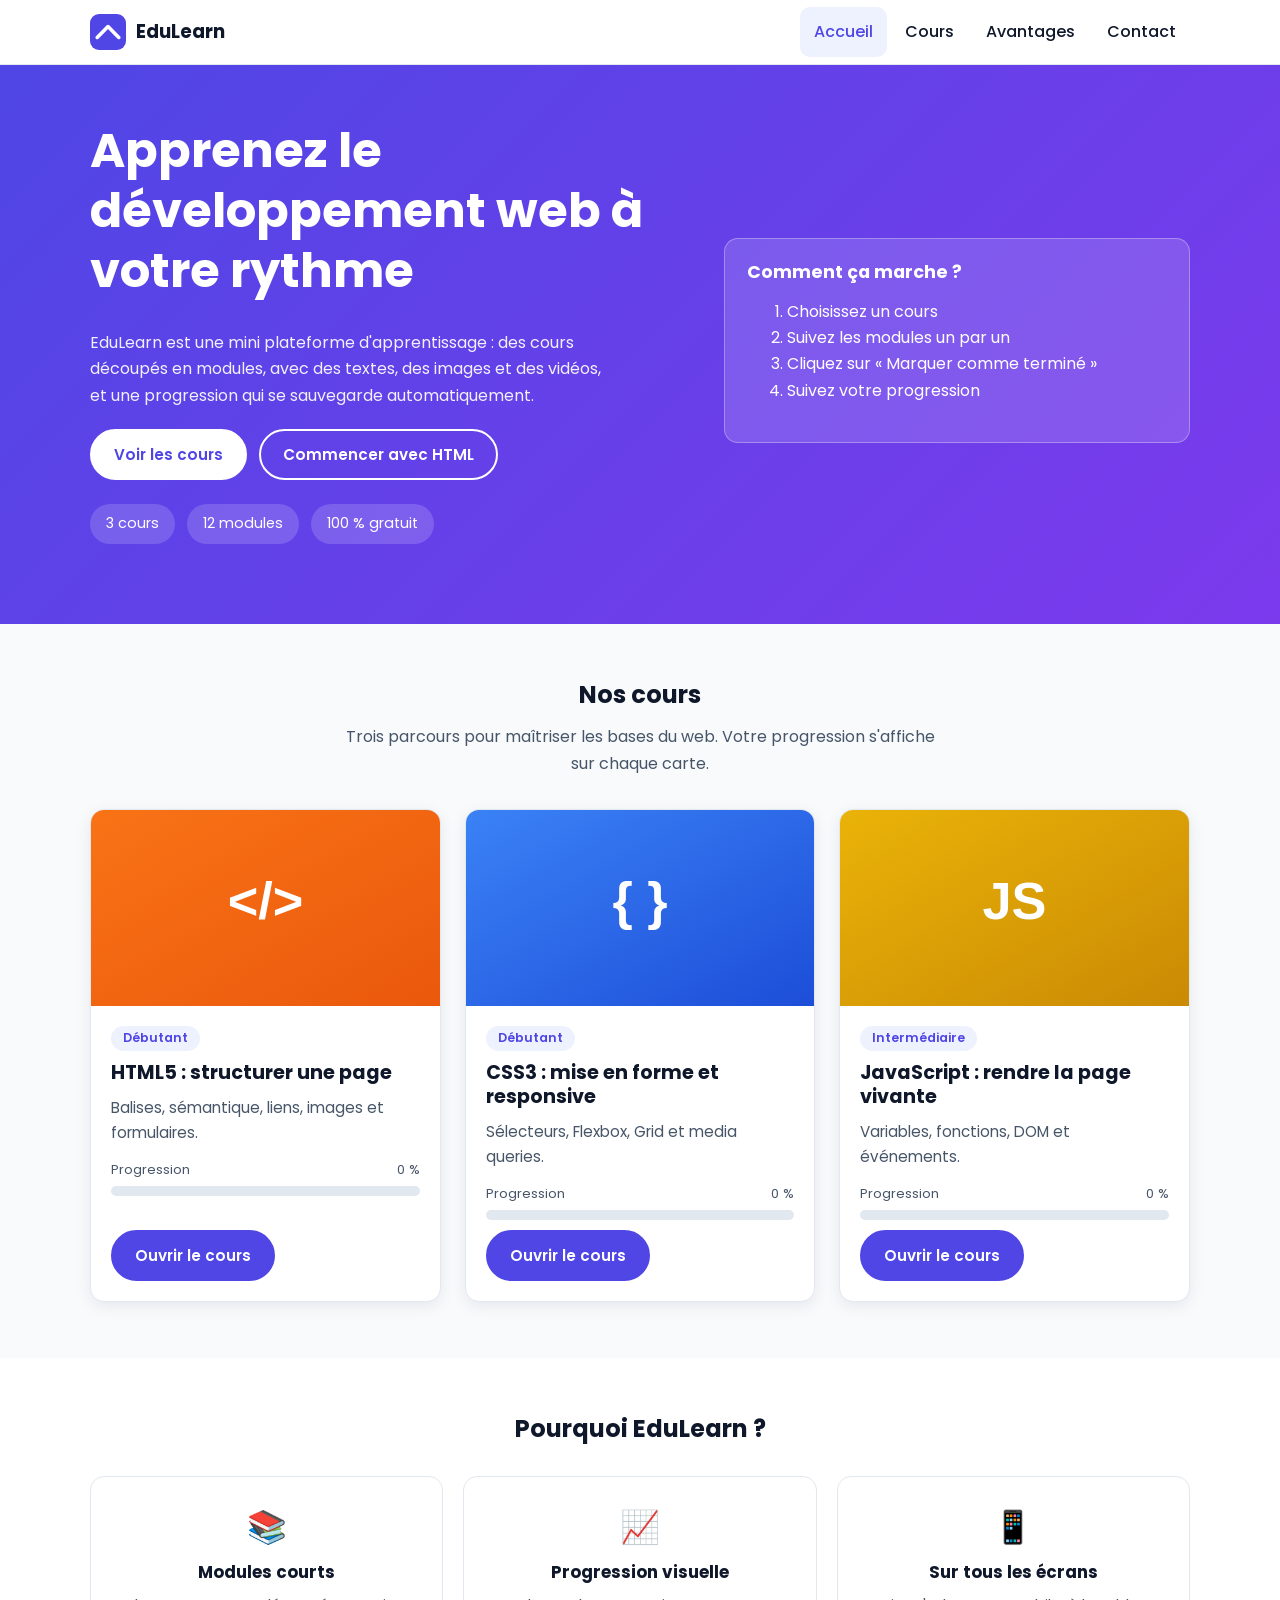
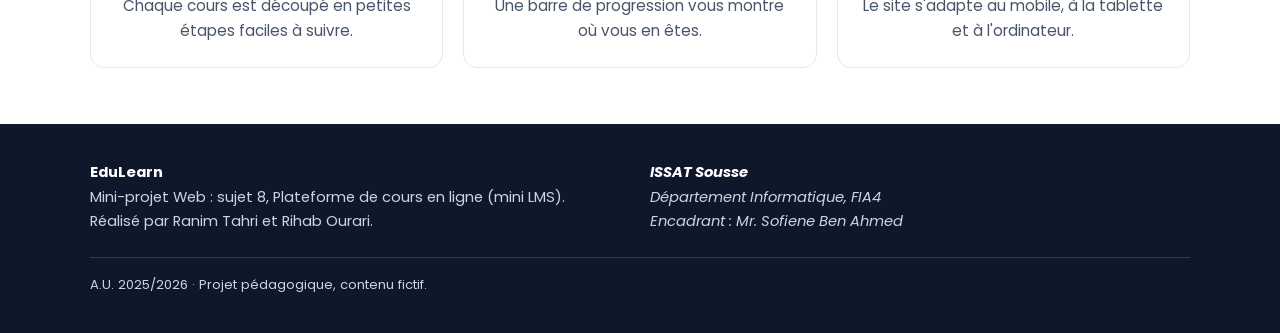
<file: index.html>
<!DOCTYPE html>
<html lang="fr">
<head>
  <meta charset="UTF-8">
  <meta name="viewport" content="width=device-width, initial-scale=1.0">
  <meta name="description" content="EduLearn : mini plateforme de cours en ligne pour apprendre HTML, CSS et JavaScript.">
  <title>EduLearn - Plateforme de cours en ligne</title>
  <link rel="icon" href="images/logo.svg" type="image/svg+xml">
  <link rel="preconnect" href="https://fonts.googleapis.com">
  <link rel="preconnect" href="https://fonts.gstatic.com" crossorigin>
  <link href="https://fonts.googleapis.com/css2?family=Poppins:wght@400;500;600;700&amp;display=swap" rel="stylesheet">
  <link rel="stylesheet" href="style.css">
</head>
<body>
  <a class="skip-link" href="#cours">Aller au contenu</a>
  <div class="reading-progress" id="reading-progress" aria-hidden="true"></div>

  <header class="site-header">
    <div class="container header-inner">
      <a class="brand" href="index.html"><img src="images/logo.svg" alt="" width="36" height="36">EduLearn</a>
      <button class="burger" type="button" aria-label="Ouvrir le menu" aria-expanded="false" aria-controls="main-nav">
        <span></span><span></span><span></span>
      </button>
      <nav class="main-nav" id="main-nav" aria-label="Navigation principale">
        <ul>
          <li><a href="index.html" aria-current="page">Accueil</a></li>
          <li><a href="#cours">Cours</a></li>
          <li><a href="#avantages">Avantages</a></li>
          <li><a href="#contact">Contact</a></li>
        </ul>
      </nav>
    </div>
  </header>

  <main>
    <section class="hero">
      <div class="container hero-inner">
        <div>
          <h1>Apprenez le développement web à votre rythme</h1>
          <p>EduLearn est une mini plateforme d'apprentissage : des cours découpés en modules, avec des textes, des images et des vidéos, et une progression qui se sauvegarde automatiquement.</p>
          <div class="hero-actions">
            <a class="btn" href="#cours">Voir les cours</a>
            <a class="btn btn-outline" href="pages/cours-html.html">Commencer avec HTML</a>
          </div>
          <ul class="stats">
            <li>3 cours</li>
            <li>12 modules</li>
            <li>100 % gratuit</li>
          </ul>
        </div>
        <aside class="hero-card" aria-label="Comment ça marche">
          <h2>Comment ça marche ?</h2>
          <ol>
            <li>Choisissez un cours</li>
            <li>Suivez les modules un par un</li>
            <li>Cliquez sur « Marquer comme terminé »</li>
            <li>Suivez votre progression</li>
          </ol>
        </aside>
      </div>
    </section>

    <section class="section" id="cours">
      <div class="container">
        <div class="section-title">
          <h2>Nos cours</h2>
          <p>Trois parcours pour maîtriser les bases du web. Votre progression s'affiche sur chaque carte.</p>
        </div>
        <div class="course-grid">

          <article class="card" data-course="html" data-total="4">
            <img src="images/html.svg" alt="Illustration du cours HTML5" width="640" height="360" loading="lazy">
            <div class="card-body">
              <span class="tag">Débutant</span>
              <h3>HTML5 : structurer une page</h3>
              <p>Balises, sémantique, liens, images et formulaires.</p>
              <div class="progress">
                <div class="progress-label"><span>Progression</span><span class="progress-pct">0 %</span></div>
                <div class="progress-track" role="progressbar" aria-label="Progression du cours HTML5" aria-valuemin="0" aria-valuemax="100" aria-valuenow="0"><div class="progress-fill"></div></div>
              </div>
              <a class="btn" href="pages/cours-html.html">Ouvrir le cours</a>
            </div>
          </article>

          <article class="card" data-course="css" data-total="4">
            <img src="images/css.svg" alt="Illustration du cours CSS3" width="640" height="360" loading="lazy">
            <div class="card-body">
              <span class="tag">Débutant</span>
              <h3>CSS3 : mise en forme et responsive</h3>
              <p>Sélecteurs, Flexbox, Grid et media queries.</p>
              <div class="progress">
                <div class="progress-label"><span>Progression</span><span class="progress-pct">0 %</span></div>
                <div class="progress-track" role="progressbar" aria-label="Progression du cours CSS3" aria-valuemin="0" aria-valuemax="100" aria-valuenow="0"><div class="progress-fill"></div></div>
              </div>
              <a class="btn" href="pages/cours-css.html">Ouvrir le cours</a>
            </div>
          </article>

          <article class="card" data-course="js" data-total="4">
            <img src="images/js.svg" alt="Illustration du cours JavaScript" width="640" height="360" loading="lazy">
            <div class="card-body">
              <span class="tag">Intermédiaire</span>
              <h3>JavaScript : rendre la page vivante</h3>
              <p>Variables, fonctions, DOM et événements.</p>
              <div class="progress">
                <div class="progress-label"><span>Progression</span><span class="progress-pct">0 %</span></div>
                <div class="progress-track" role="progressbar" aria-label="Progression du cours JavaScript" aria-valuemin="0" aria-valuemax="100" aria-valuenow="0"><div class="progress-fill"></div></div>
              </div>
              <a class="btn" href="pages/cours-js.html">Ouvrir le cours</a>
            </div>
          </article>

        </div>
      </div>
    </section>

    <section class="section" id="avantages" style="background:#fff">
      <div class="container">
        <div class="section-title">
          <h2>Pourquoi EduLearn ?</h2>
        </div>
        <div class="features">
          <div class="feature"><div class="icon" aria-hidden="true">📚</div><h3>Modules courts</h3><p>Chaque cours est découpé en petites étapes faciles à suivre.</p></div>
          <div class="feature"><div class="icon" aria-hidden="true">📈</div><h3>Progression visuelle</h3><p>Une barre de progression vous montre où vous en êtes.</p></div>
          <div class="feature"><div class="icon" aria-hidden="true">📱</div><h3>Sur tous les écrans</h3><p>Le site s'adapte au mobile, à la tablette et à l'ordinateur.</p></div>
        </div>
      </div>
    </section>
  </main>

  <footer class="site-footer" id="contact">
    <div class="container">
      <div class="footer-inner">
        <div>
          <strong>EduLearn</strong><br>
          Mini-projet Web : sujet 8, Plateforme de cours en ligne (mini LMS).<br>
          Réalisé par Ranim Tahri et Rihab Ourari.
        </div>
        <address>
          <strong>ISSAT Sousse</strong><br>
          Département Informatique, FIA4<br>
          Encadrant : Mr. Sofiene Ben Ahmed
        </address>
      </div>
      <p class="footer-copy">A.U. 2025/2026 · Projet pédagogique, contenu fictif.</p>
    </div>
  </footer>

  <script src="script.js"></script>
</body>
</html>
</file>
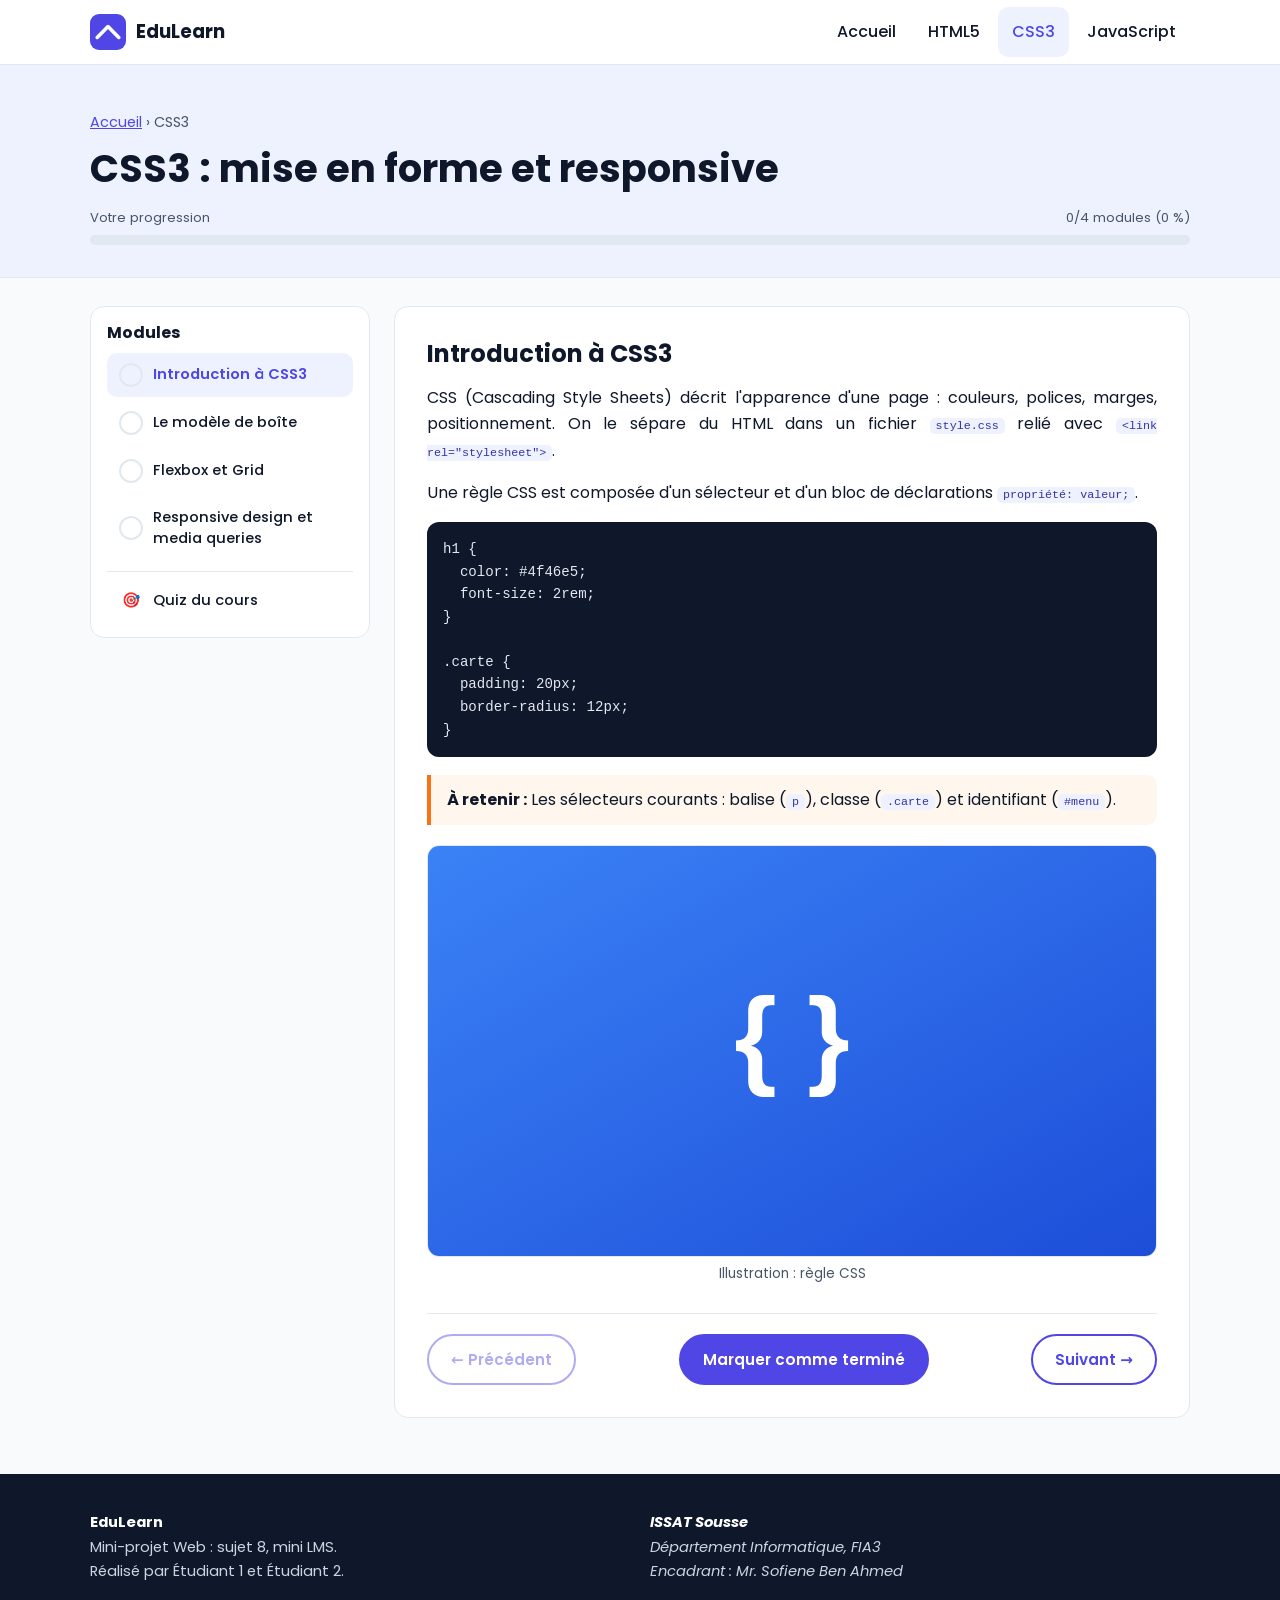
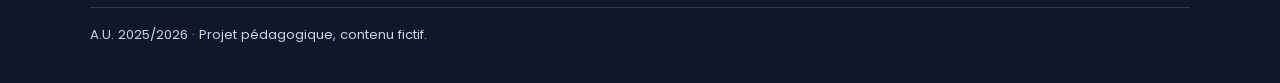
<file: pages/cours-css.html>
<!DOCTYPE html>
<html lang="fr">
<head>
  <meta charset="UTF-8">
  <meta name="viewport" content="width=device-width, initial-scale=1.0">
  <meta name="description" content="Cours CSS3 : sélecteurs, Flexbox, Grid et media queries.">
  <title>CSS3 : mise en forme et responsive - EduLearn</title>
  <link rel="icon" href="../images/logo.svg" type="image/svg+xml">
  <link rel="preconnect" href="https://fonts.googleapis.com">
  <link rel="preconnect" href="https://fonts.gstatic.com" crossorigin>
  <link href="https://fonts.googleapis.com/css2?family=Poppins:wght@400;500;600;700&amp;display=swap" rel="stylesheet">
  <link rel="stylesheet" href="../style.css">
</head>
<body data-course-page="css">
  <a class="skip-link" href="#contenu">Aller au contenu</a>
  <div class="reading-progress" id="reading-progress" aria-hidden="true"></div>

  <header class="site-header">
    <div class="container header-inner">
      <a class="brand" href="../index.html"><img src="../images/logo.svg" alt="" width="36" height="36">EduLearn</a>
      <button class="burger" type="button" aria-label="Ouvrir le menu" aria-expanded="false" aria-controls="main-nav">
        <span></span><span></span><span></span>
      </button>
      <nav class="main-nav" id="main-nav" aria-label="Navigation principale">
        <ul>
          <li><a href="../index.html">Accueil</a></li>
          <li><a href="cours-html.html">HTML5</a></li>
          <li><a href="cours-css.html" aria-current="page">CSS3</a></li>
          <li><a href="cours-js.html">JavaScript</a></li>
        </ul>
      </nav>
    </div>
  </header>

  <div class="course-header">
    <div class="container">
      <p class="breadcrumb"><a href="../index.html">Accueil</a> › CSS3</p>
      <h1>CSS3 : mise en forme et responsive</h1>
      <div class="progress">
        <div class="progress-label"><span>Votre progression</span><span id="course-pct">0/4 modules (0 %)</span></div>
        <div class="progress-track" id="course-track" role="progressbar" aria-label="Progression du cours" aria-valuemin="0" aria-valuemax="100" aria-valuenow="0"><div class="progress-fill" id="course-fill"></div></div>
      </div>
    </div>
  </div>

  <main id="contenu" class="container course-layout">
    <aside class="module-list" aria-label="Modules du cours">
      <h2>Modules</h2>
      <ol id="module-list"></ol>
    </aside>

    <article class="module-content">
      <!-- CORRECTION ICI : Ajout du titre masqué pour le validateur -->
      <h2 class="sr-only">Contenu du cours CSS3</h2>

<section class="module" id="module-1" aria-labelledby="titre-1">
  <h2 id="titre-1">Introduction à CSS3</h2>
  <p>CSS (Cascading Style Sheets) décrit l'apparence d'une page : couleurs, polices, marges, positionnement. On le sépare du HTML dans un fichier <code>style.css</code> relié avec <code>&lt;link rel="stylesheet"&gt;</code>.</p>
  <p>Une règle CSS est composée d'un sélecteur et d'un bloc de déclarations <code>propriété: valeur;</code>.</p>
  <pre><code>h1 {
  color: #4f46e5;
  font-size: 2rem;
}

.carte {
  padding: 20px;
  border-radius: 12px;
}</code></pre>
  <p class="note"><strong>À retenir :</strong> Les sélecteurs courants : balise (<code>p</code>), classe (<code>.carte</code>) et identifiant (<code>#menu</code>).</p>
  <figure><img src="../images/css.svg" alt="Illustration : règle CSS" width="640" height="360" loading="lazy"><figcaption>Illustration : règle CSS</figcaption></figure>
</section>

<section class="module" id="module-2" aria-labelledby="titre-2">
  <h2 id="titre-2">Le modèle de boîte</h2>
  <p>Chaque élément HTML est une boîte composée du contenu, du <code>padding</code> (espace intérieur), de la <code>border</code> (bordure) et de la <code>margin</code> (espace extérieur).</p>
  <p>Ajoutez <code>box-sizing: border-box</code> pour que la largeur inclue le padding et la bordure : c'est beaucoup plus simple à calculer.</p>
  <pre><code>*, *::before, *::after {
  box-sizing: border-box;
}

.boite {
  width: 300px;
  padding: 16px;
  border: 2px solid #4f46e5;
  margin: 20px auto;
}</code></pre>
  <figure>
    <video controls preload="none" poster="../images/video-poster.svg" aria-label="Comprendre le modèle de boîte">
      <source src="../videos/css-boite.mp4" type="video/mp4">
      <span class="video-fallback">Votre navigateur ne peut pas lire cette vidéo.</span>
    </video>
    <figcaption>Vidéo : Comprendre le modèle de boîte</figcaption>
  </figure>
</section>

<section class="module" id="module-3" aria-labelledby="titre-3">
  <h2 id="titre-3">Flexbox et Grid</h2>
  <p><code>display: flex</code> aligne les éléments sur une ligne ou une colonne. C'est idéal pour un menu ou une rangée de cartes. <code>display: grid</code> organise le contenu en lignes et colonnes : parfait pour une page entière.</p>
  <p>Avec Grid, <code>grid-template-columns: repeat(3, 1fr)</code> crée trois colonnes de même largeur.</p>
  <pre><code>nav ul {
  display: flex;
  justify-content: space-around;
}

.grille {
  display: grid;
  grid-template-columns: repeat(3, 1fr);
  gap: 24px;
}</code></pre>
  <p class="note"><strong>À retenir :</strong> Flexbox = une dimension. Grid = deux dimensions.</p>
</section>

<section class="module" id="module-4" aria-labelledby="titre-4">
  <h2 id="titre-4">Responsive design et media queries</h2>
  <p>Le responsive design adapte la page à la taille de l'écran. Il faut d'abord ajouter dans le <code>&lt;head&gt;</code> la balise <code>&lt;meta name="viewport" content="width=device-width, initial-scale=1.0"&gt;</code>.</p>
  <p>Ensuite, les media queries appliquent des styles selon la largeur. L'approche « mobile-first » consiste à écrire le style mobile d'abord, puis à l'enrichir avec <code>min-width</code>.</p>
  <pre><code>.grille { display: grid; grid-template-columns: 1fr; gap: 20px; }

@media (min-width: 768px) {
  .grille { grid-template-columns: repeat(2, 1fr); }
}

@media (min-width: 1024px) {
  .grille { grid-template-columns: repeat(3, 1fr); }
}</code></pre>
</section>

      <div class="module-nav">
        <button class="btn btn-outline" type="button" id="btn-prev">← Précédent</button>
        <button class="btn" type="button" id="btn-done">Marquer comme terminé</button>
        <button class="btn btn-outline" type="button" id="btn-next">Suivant →</button>
      </div>
    </article>
  </main>

  <footer class="site-footer">
    <div class="container">
      <div class="footer-inner">
        <div><strong>EduLearn</strong><br>Mini-projet Web : sujet 8, mini LMS.<br>Réalisé par Étudiant 1 et Étudiant 2.</div>
        <address><strong>ISSAT Sousse</strong><br>Département Informatique, FIA3<br>Encadrant : Mr. Sofiene Ben Ahmed</address>
      </div>
      <p class="footer-copy">A.U. 2025/2026 · Projet pédagogique, contenu fictif.</p>
    </div>
  </footer>

  <script src="../script.js"></script>
</body>
</html>
</file>
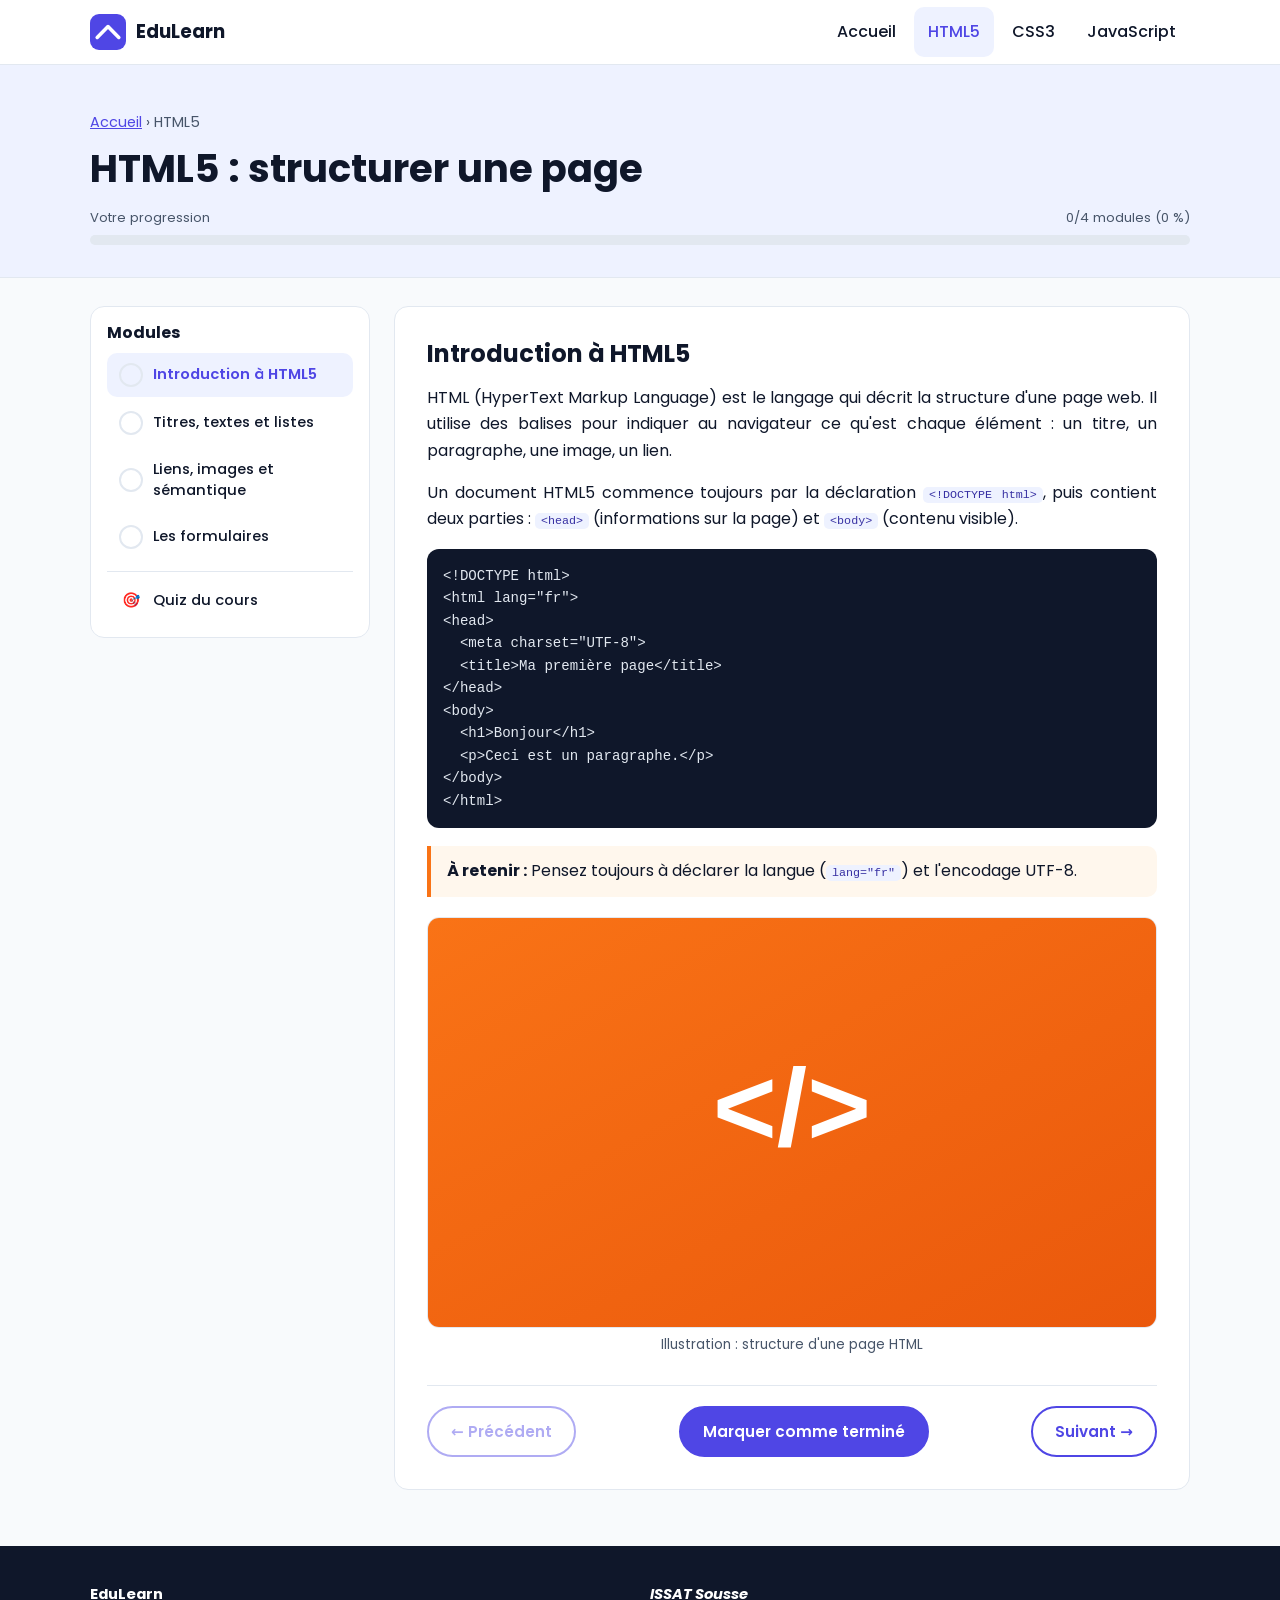
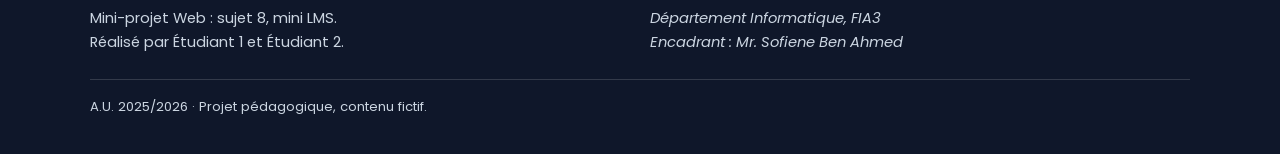
<file: pages/cours-html.html>
<!DOCTYPE html>
<html lang="fr">
<head>
  <meta charset="UTF-8">
  <meta name="viewport" content="width=device-width, initial-scale=1.0">
  <meta name="description" content="Cours HTML5 : balises, sémantique, liens, images et formulaires.">
  <title>HTML5 : structurer une page - EduLearn</title>
  <link rel="icon" href="../images/logo.svg" type="image/svg+xml">
  <link rel="preconnect" href="https://fonts.googleapis.com">
  <link rel="preconnect" href="https://fonts.gstatic.com" crossorigin>
  <link href="https://fonts.googleapis.com/css2?family=Poppins:wght@400;500;600;700&amp;display=swap" rel="stylesheet">
  <link rel="stylesheet" href="../style.css">
</head>
<body data-course-page="html">
  <a class="skip-link" href="#contenu">Aller au contenu</a>
  <div class="reading-progress" id="reading-progress" aria-hidden="true"></div>

  <header class="site-header">
    <div class="container header-inner">
      <a class="brand" href="../index.html"><img src="../images/logo.svg" alt="" width="36" height="36">EduLearn</a>
      <button class="burger" type="button" aria-label="Ouvrir le menu" aria-expanded="false" aria-controls="main-nav">
        <span></span><span></span><span></span>
      </button>
      <nav class="main-nav" id="main-nav" aria-label="Navigation principale">
        <ul>
          <li><a href="../index.html">Accueil</a></li>
          <li><a href="cours-html.html" aria-current="page">HTML5</a></li>
          <li><a href="cours-css.html">CSS3</a></li>
          <li><a href="cours-js.html">JavaScript</a></li>
        </ul>
      </nav>
    </div>
  </header>

  <div class="course-header">
    <div class="container">
      <p class="breadcrumb"><a href="../index.html">Accueil</a> › HTML5</p>
      <h1>HTML5 : structurer une page</h1>
      <div class="progress">
        <div class="progress-label"><span>Votre progression</span><span id="course-pct">0/4 modules (0 %)</span></div>
        <div class="progress-track" id="course-track" role="progressbar" aria-label="Progression du cours" aria-valuemin="0" aria-valuemax="100" aria-valuenow="0"><div class="progress-fill" id="course-fill"></div></div>
      </div>
    </div>
  </div>

  <main id="contenu" class="container course-layout">
    <aside class="module-list" aria-label="Modules du cours">
      <h2>Modules</h2>
      <ol id="module-list"></ol>
    </aside>

    <article class="module-content">
      <!-- CORRECTION ICI : Ajout du titre masqué pour le validateur -->
      <h2 class="sr-only">Contenu du cours HTML5</h2>

<section class="module" id="module-1" aria-labelledby="titre-1">
  <h2 id="titre-1">Introduction à HTML5</h2>
  <p>HTML (HyperText Markup Language) est le langage qui décrit la structure d'une page web. Il utilise des balises pour indiquer au navigateur ce qu'est chaque élément : un titre, un paragraphe, une image, un lien.</p>
  <p>Un document HTML5 commence toujours par la déclaration <code>&lt;!DOCTYPE html&gt;</code>, puis contient deux parties : <code>&lt;head&gt;</code> (informations sur la page) et <code>&lt;body&gt;</code> (contenu visible).</p>
  <pre><code>&lt;!DOCTYPE html&gt;
&lt;html lang="fr"&gt;
&lt;head&gt;
  &lt;meta charset="UTF-8"&gt;
  &lt;title&gt;Ma première page&lt;/title&gt;
&lt;/head&gt;
&lt;body&gt;
  &lt;h1&gt;Bonjour&lt;/h1&gt;
  &lt;p&gt;Ceci est un paragraphe.&lt;/p&gt;
&lt;/body&gt;
&lt;/html&gt;</code></pre>
  <p class="note"><strong>À retenir :</strong> Pensez toujours à déclarer la langue (<code>lang="fr"</code>) et l'encodage UTF-8.</p>
  <figure><img src="../images/html.svg" alt="Illustration : structure d'une page HTML" width="640" height="360" loading="lazy"><figcaption>Illustration : structure d'une page HTML</figcaption></figure>
</section>

<section class="module" id="module-2" aria-labelledby="titre-2">
  <h2 id="titre-2">Titres, textes et listes</h2>
  <p>Les titres vont de <code>&lt;h1&gt;</code> (le plus important) à <code>&lt;h6&gt;</code>. Une page ne doit avoir qu'un seul <code>&lt;h1&gt;</code>. Les paragraphes utilisent <code>&lt;p&gt;</code>.</p>
  <p>Pour les listes, on utilise <code>&lt;ul&gt;</code> (liste à puces), <code>&lt;ol&gt;</code> (liste numérotée) et <code>&lt;li&gt;</code> pour chaque élément.</p>
  <pre><code>&lt;h2&gt;Mes langages&lt;/h2&gt;
&lt;ul&gt;
  &lt;li&gt;HTML&lt;/li&gt;
  &lt;li&gt;CSS&lt;/li&gt;
  &lt;li&gt;JavaScript&lt;/li&gt;
&lt;/ul&gt;</code></pre>
  <figure>
    <video controls preload="none" poster="../images/video-poster.svg" aria-label="Les bases du HTML en quelques minutes">
      <source src="../videos/html-intro.mp4" type="video/mp4">
      <span class="video-fallback">Votre navigateur ne peut pas lire cette vidéo.</span>
    </video>
    <figcaption>Vidéo : Les bases du HTML en quelques minutes</figcaption>
  </figure>
</section>

<section class="module" id="module-3" aria-labelledby="titre-3">
  <h2 id="titre-3">Liens, images et sémantique</h2>
  <p>Un lien se crée avec <code>&lt;a href="..."&gt;</code> et une image avec <code>&lt;img src="..." alt="..."&gt;</code>. L'attribut <code>alt</code> est obligatoire pour l'accessibilité.</p>
  <p>HTML5 apporte des balises sémantiques : <code>&lt;header&gt;</code>, <code>&lt;nav&gt;</code>, <code>&lt;main&gt;</code>, <code>&lt;section&gt;</code>, <code>&lt;article&gt;</code> et <code>&lt;footer&gt;</code>. Elles rendent la page plus lisible pour les humains et les moteurs de recherche.</p>
  <pre><code>&lt;header&gt;
  &lt;nav&gt;
    &lt;a href="index.html"&gt;Accueil&lt;/a&gt;
  &lt;/nav&gt;
&lt;/header&gt;
&lt;main&gt;
  &lt;img src="logo.png" alt="Logo du site"&gt;
&lt;/main&gt;
&lt;footer&gt;© 2026&lt;/footer&gt;</code></pre>
  <p class="note"><strong>À retenir :</strong> Préférez les balises sémantiques à une accumulation de <code>&lt;div&gt;</code>.</p>
</section>

<section class="module" id="module-4" aria-labelledby="titre-4">
  <h2 id="titre-4">Les formulaires</h2>
  <p>Un formulaire permet à l'utilisateur de saisir des données. Il est défini par <code>&lt;form&gt;</code> et contient des champs <code>&lt;input&gt;</code>, <code>&lt;textarea&gt;</code>, <code>&lt;select&gt;</code> et un bouton d'envoi.</p>
  <p>Chaque champ doit être associé à un <code>&lt;label&gt;</code> grâce aux attributs <code>for</code> et <code>id</code> : c'est indispensable pour l'accessibilité.</p>
  <pre><code>&lt;form action="#" method="post"&gt;
  &lt;label for="nom"&gt;Nom&lt;/label&gt;
  &lt;input type="text" id="nom" name="nom" required&gt;

  &lt;label for="email"&gt;E-mail&lt;/label&gt;
  &lt;input type="email" id="email" name="email" required&gt;

  &lt;button type="submit"&gt;Envoyer&lt;/button&gt;
&lt;/form&gt;</code></pre>
</section>

      <div class="module-nav">
        <button class="btn btn-outline" type="button" id="btn-prev">← Précédent</button>
        <button class="btn" type="button" id="btn-done">Marquer comme terminé</button>
        <button class="btn btn-outline" type="button" id="btn-next">Suivant →</button>
      </div>
    </article>
  </main>

  <footer class="site-footer">
    <div class="container">
      <div class="footer-inner">
        <div><strong>EduLearn</strong><br>Mini-projet Web : sujet 8, mini LMS.<br>Réalisé par Étudiant 1 et Étudiant 2.</div>
        <address><strong>ISSAT Sousse</strong><br>Département Informatique, FIA3<br>Encadrant : Mr. Sofiene Ben Ahmed</address>
      </div>
      <p class="footer-copy">A.U. 2025/2026 · Projet pédagogique, contenu fictif.</p>
    </div>
  </footer>

  <script src="../script.js"></script>
</body>
</html>
</file>
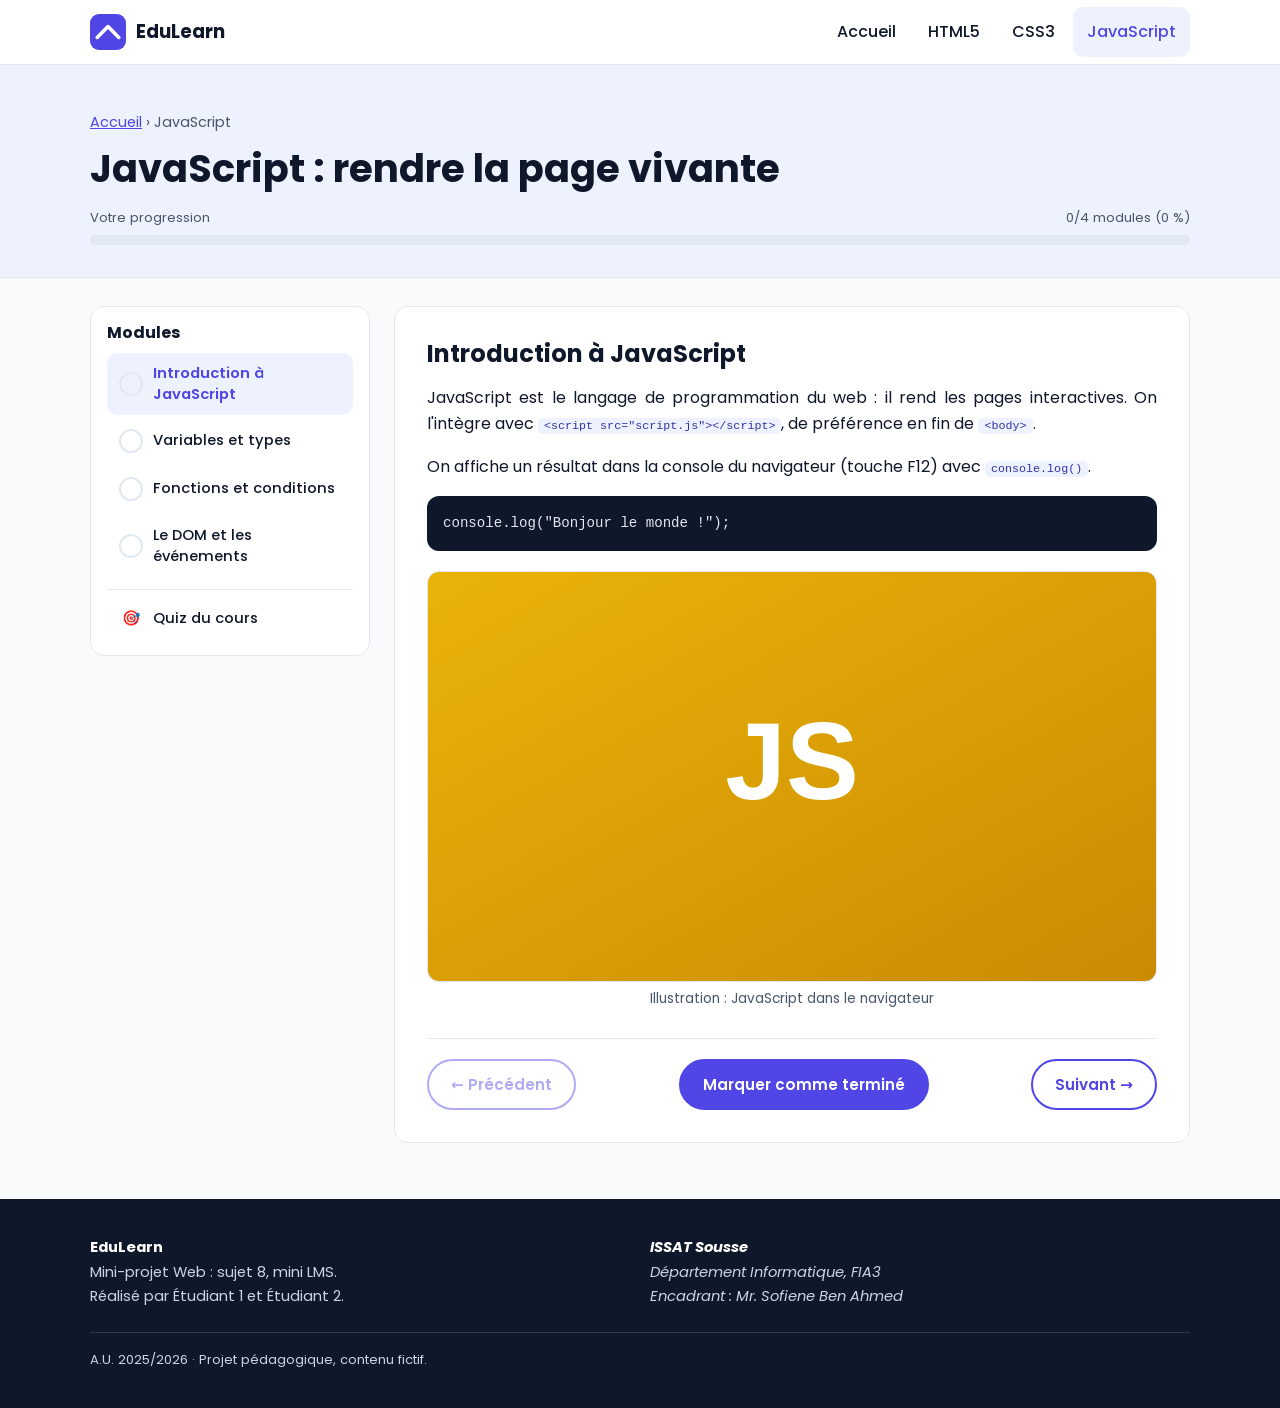
<file: pages/cours-js.html>
<!DOCTYPE html>
<html lang="fr">
<head>
  <meta charset="UTF-8">
  <meta name="viewport" content="width=device-width, initial-scale=1.0">
  <meta name="description" content="Cours JavaScript : variables, fonctions, DOM et événements.">
  <title>JavaScript : rendre la page vivante - EduLearn</title>
  <link rel="icon" href="../images/logo.svg" type="image/svg+xml">
  <link rel="preconnect" href="https://fonts.googleapis.com">
  <link rel="preconnect" href="https://fonts.gstatic.com" crossorigin>
  <link href="https://fonts.googleapis.com/css2?family=Poppins:wght@400;500;600;700&amp;display=swap" rel="stylesheet">
  <link rel="stylesheet" href="../style.css">
</head>
<body data-course-page="js">
  <a class="skip-link" href="#contenu">Aller au contenu</a>
  <div class="reading-progress" id="reading-progress" aria-hidden="true"></div>

  <header class="site-header">
    <div class="container header-inner">
      <a class="brand" href="../index.html"><img src="../images/logo.svg" alt="" width="36" height="36">EduLearn</a>
      <button class="burger" type="button" aria-label="Ouvrir le menu" aria-expanded="false" aria-controls="main-nav">
        <span></span><span></span><span></span>
      </button>
      <nav class="main-nav" id="main-nav" aria-label="Navigation principale">
        <ul>
          <li><a href="../index.html">Accueil</a></li>
          <li><a href="cours-html.html">HTML5</a></li>
          <li><a href="cours-css.html">CSS3</a></li>
          <li><a href="cours-js.html" aria-current="page">JavaScript</a></li>
        </ul>
      </nav>
    </div>
  </header>

  <div class="course-header">
    <div class="container">
      <p class="breadcrumb"><a href="../index.html">Accueil</a> › JavaScript</p>
      <h1>JavaScript : rendre la page vivante</h1>
      <div class="progress">
        <div class="progress-label"><span>Votre progression</span><span id="course-pct">0/4 modules (0 %)</span></div>
        <div class="progress-track" id="course-track" role="progressbar" aria-label="Progression du cours" aria-valuemin="0" aria-valuemax="100" aria-valuenow="0"><div class="progress-fill" id="course-fill"></div></div>
      </div>
    </div>
  </div>

  <main id="contenu" class="container course-layout">
    <aside class="module-list" aria-label="Modules du cours">
      <h2>Modules</h2>
      <ol id="module-list"></ol>
    </aside>

    <article class="module-content">
      <!-- CORRECTION ICI : Ajout du titre masqué pour le validateur -->
      <h2 class="sr-only">Contenu du cours JavaScript</h2>

<section class="module" id="module-1" aria-labelledby="titre-1">
  <h2 id="titre-1">Introduction à JavaScript</h2>
  <p>JavaScript est le langage de programmation du web : il rend les pages interactives. On l'intègre avec <code>&lt;script src="script.js"&gt;&lt;/script&gt;</code>, de préférence en fin de <code>&lt;body&gt;</code>.</p>
  <p>On affiche un résultat dans la console du navigateur (touche F12) avec <code>console.log()</code>.</p>
  <pre><code>console.log("Bonjour le monde !");</code></pre>
  <figure><img src="../images/js.svg" alt="Illustration : JavaScript dans le navigateur" width="640" height="360" loading="lazy"><figcaption>Illustration : JavaScript dans le navigateur</figcaption></figure>
</section>

<section class="module" id="module-2" aria-labelledby="titre-2">
  <h2 id="titre-2">Variables et types</h2>
  <p>On déclare une variable avec <code>let</code> (valeur modifiable) ou <code>const</code> (valeur constante). Les principaux types sont : nombre, chaîne de caractères, booléen, tableau et objet.</p>
  <p>On évite <code>var</code>, une ancienne syntaxe source d'erreurs.</p>
  <pre><code>const prenom = "Sara";
let age = 20;
const langages = ["HTML", "CSS", "JS"];
age = age + 1;
console.log(`${prenom} a ${age} ans`);</code></pre>
  <p class="note"><strong>À retenir :</strong> Utilisez <code>const</code> par défaut, et <code>let</code> seulement si la valeur doit changer.</p>
</section>

<section class="module" id="module-3" aria-labelledby="titre-3">
  <h2 id="titre-3">Fonctions et conditions</h2>
  <p>Une fonction regroupe du code réutilisable. Les conditions <code>if / else</code> permettent de choisir quoi exécuter. Les fonctions fléchées (<code>=&gt;</code>) offrent une écriture courte.</p>
  <p>Les boucles (<code>for</code>, <code>forEach</code>) répètent une action pour chaque élément d'un tableau.</p>
  <pre><code>const estMajeur = (age) =&gt; age &gt;= 18;

if (estMajeur(20)) {
  console.log("Accès autorisé");
} else {
  console.log("Accès refusé");
}

["HTML", "CSS", "JS"].forEach((l) =&gt; console.log(l));</code></pre>
  <figure>
    <video controls preload="none" poster="../images/video-poster.svg" aria-label="Les fonctions en JavaScript">
      <source src="../videos/js-fonctions.mp4" type="video/mp4">
      <span class="video-fallback">Votre navigateur ne peut pas lire cette vidéo.</span>
    </video>
    <figcaption>Vidéo : Les fonctions en JavaScript</figcaption>
  </figure>
</section>

<section class="module" id="module-4" aria-labelledby="titre-4">
  <h2 id="titre-4">Le DOM et les événements</h2>
  <p>Le DOM est la représentation de la page en arbre d'éléments. On sélectionne un élément avec <code>document.querySelector()</code> et on réagit à une action de l'utilisateur avec <code>addEventListener()</code>.</p>
  <p>C'est exactement ce que fait le menu burger et la barre de progression de ce site.</p>
  <pre><code>const bouton = document.querySelector("#mon-bouton");
const titre = document.querySelector("h1");

bouton.addEventListener("click", () =&gt; {
  titre.textContent = "Vous avez cliqué !";
  titre.classList.toggle("actif");
});</code></pre>
  <p class="note"><strong>À retenir :</strong> Cette page utilise <code>localStorage</code> pour mémoriser votre progression dans le navigateur.</p>
</section>

      <div class="module-nav">
        <button class="btn btn-outline" type="button" id="btn-prev">← Précédent</button>
        <button class="btn" type="button" id="btn-done">Marquer comme terminé</button>
        <button class="btn btn-outline" type="button" id="btn-next">Suivant →</button>
      </div>
    </article>
  </main>

  <footer class="site-footer">
    <div class="container">
      <div class="footer-inner">
        <div><strong>EduLearn</strong><br>Mini-projet Web : sujet 8, mini LMS.<br>Réalisé par Étudiant 1 et Étudiant 2.</div>
        <address><strong>ISSAT Sousse</strong><br>Département Informatique, FIA3<br>Encadrant : Mr. Sofiene Ben Ahmed</address>
      </div>
      <p class="footer-copy">A.U. 2025/2026 · Projet pédagogique, contenu fictif.</p>
    </div>
  </footer>

  <script src="../script.js"></script>
</body>
</html>
</file>
<file: style.css>
/* =========================================================
   Mini LMS - EduLearn
   Mini-projet Web FIA3 - ISSAT Sousse - A.U. 2025/2026
   Approche mobile-first : styles de base = mobile,
   puis media queries pour tablette (768px) et desktop (1024px)
   ========================================================= */

/* ---------- 1. Variables (charte graphique) ---------- */
:root {
  --primary: #4f46e5;
  --primary-dark: #3730a3;
  --primary-soft: #eef2ff;
  --accent: #f97316;
  --success: #16a34a;
  --bg: #f8fafc;
  --surface: #ffffff;
  --text: #0f172a;
  --muted: #475569;
  --line: #e2e8f0;
  --radius: 14px;
  --shadow: 0 4px 16px rgba(15, 23, 42, .08);
  --header-h: 64px;
}

/* ---------- 2. Base ---------- */
*, *::before, *::after { box-sizing: border-box; }
html { scroll-behavior: smooth; scroll-padding-top: calc(var(--header-h) + 16px); }
body {
  margin: 0;
  font-family: "Poppins", system-ui, -apple-system, "Segoe UI", sans-serif;
  background: var(--bg);
  color: var(--text);
  line-height: 1.65;
}
img, video { max-width: 100%; height: auto; display: block; }
a { color: var(--primary); }
h1, h2, h3 { line-height: 1.25; margin: 0 0 .6em; }
:focus-visible { outline: 3px solid var(--accent); outline-offset: 3px; border-radius: 4px; }
.container { width: min(100% - 32px, 1100px); margin-inline: auto; }
.sr-only {
  position: absolute; width: 1px; height: 1px; overflow: hidden;
  clip: rect(0 0 0 0); white-space: nowrap;
}
.skip-link {
  position: absolute; left: 8px; top: -60px; z-index: 200;
  background: var(--primary); color: #fff; padding: 8px 14px; border-radius: 8px;
}
.skip-link:focus { top: 8px; }

/* ---------- 3. Barre de progression de lecture (haut de page) ---------- */
.reading-progress {
  position: fixed; top: 0; left: 0; z-index: 150;
  height: 4px; width: 100%;
  background: linear-gradient(90deg, var(--accent), var(--primary));
  transform: scaleX(0); transform-origin: 0 50%;
}

/* ---------- 4. En-tête + menu burger ---------- */
.site-header {
  position: sticky; top: 0; z-index: 100;
  background: var(--surface);
  border-bottom: 1px solid var(--line);
}
.header-inner {
  display: flex; align-items: center; justify-content: space-between;
  height: var(--header-h);
}
.brand {
  display: flex; align-items: center; gap: 10px;
  font-weight: 700; font-size: 1.15rem; color: var(--text); text-decoration: none;
}
.brand img { width: 36px; height: 36px; }

.burger {
  display: inline-flex; flex-direction: column; justify-content: center; gap: 5px;
  width: 44px; height: 44px; padding: 10px;
  background: transparent; border: 1px solid var(--line); border-radius: 10px;
  cursor: pointer;
}
.burger span {
  display: block; height: 3px; width: 100%;
  background: var(--text); border-radius: 2px;
  transition: transform .3s, opacity .3s;
}
.burger[aria-expanded="true"] span:nth-child(1) { transform: translateY(8px) rotate(45deg); }
.burger[aria-expanded="true"] span:nth-child(2) { opacity: 0; }
.burger[aria-expanded="true"] span:nth-child(3) { transform: translateY(-8px) rotate(-45deg); }

.main-nav {
  position: absolute; top: var(--header-h); left: 0; right: 0;
  background: var(--surface); border-bottom: 1px solid var(--line);
  box-shadow: var(--shadow);
  max-height: 0; overflow: hidden;
  transition: max-height .35s ease;
}
.main-nav.open { max-height: 360px; }
.main-nav ul { list-style: none; margin: 0; padding: 8px 16px 16px; display: grid; gap: 4px; }
.main-nav a {
  display: block; padding: 12px 14px; border-radius: 10px;
  color: var(--text); text-decoration: none; font-weight: 500;
}
.main-nav a:hover, .main-nav a[aria-current="page"] { background: var(--primary-soft); color: var(--primary); }

/* ---------- 5. Boutons ---------- */
.btn {
  display: inline-flex; align-items: center; justify-content: center; gap: 8px;
  padding: 12px 22px; border: 2px solid var(--primary); border-radius: 999px;
  background: var(--primary); color: #fff;
  font: 600 .95rem "Poppins", system-ui, sans-serif;
  text-decoration: none; cursor: pointer;
  transition: transform .2s, background .2s, box-shadow .2s;
}
.btn:hover { background: var(--primary-dark); border-color: var(--primary-dark); transform: translateY(-2px); box-shadow: var(--shadow); }
.btn-outline { background: transparent; color: var(--primary); }
.btn-outline:hover { color: #fff; }
.btn[disabled] { opacity: .45; cursor: not-allowed; transform: none; box-shadow: none; }
.btn-success { background: var(--success); border-color: var(--success); }
.btn-success:hover { background: #15803d; border-color: #15803d; }

/* ---------- 6. Hero (accueil) ---------- */
.hero {
  background: linear-gradient(135deg, var(--primary) 0%, #7c3aed 100%);
  color: #fff; padding: 56px 0 64px;
}
.hero-inner { display: grid; gap: 28px; align-items: center; }
.hero h1 { font-size: clamp(1.9rem, 6vw, 3rem); }
.hero p { max-width: 52ch; opacity: .92; }
.hero-actions { display: flex; flex-wrap: wrap; gap: 12px; margin-top: 20px; }
.hero .btn { background: #fff; color: var(--primary); border-color: #fff; }
.hero .btn-outline { background: transparent; color: #fff; }
.hero .btn-outline:hover { background: rgba(255,255,255,.18); }
.stats { display: flex; flex-wrap: wrap; gap: 12px; margin-top: 24px; padding: 0; list-style: none; }
.stats li { background: rgba(255,255,255,.16); padding: 8px 16px; border-radius: 999px; font-size: .9rem; }
.hero-card {
  background: rgba(255,255,255,.14); border: 1px solid rgba(255,255,255,.3);
  border-radius: var(--radius); padding: 22px;
}
.hero-card h2 { font-size: 1.1rem; }

/* ---------- 7. Sections ---------- */
.section { padding: 56px 0; }
.section-title { text-align: center; margin-bottom: 32px; }
.section-title p { color: var(--muted); margin: 0 auto; max-width: 60ch; }

/* ---------- 8. Grille des cours (CSS Grid) : 1 / 2 / 3 colonnes ---------- */
.course-grid { display: grid; grid-template-columns: 1fr; gap: 24px; }
.card {
  display: flex; flex-direction: column;
  background: var(--surface); border: 1px solid var(--line);
  border-radius: var(--radius); overflow: hidden; box-shadow: var(--shadow);
  transition: transform .25s, box-shadow .25s;
}
.card:hover { transform: translateY(-6px); box-shadow: 0 12px 28px rgba(15, 23, 42, .14); }
.card img { width: 100%; aspect-ratio: 16 / 9; object-fit: cover; }
.card-body { display: flex; flex-direction: column; gap: 10px; padding: 20px; flex: 1; }
.card-body h3 { margin: 0; font-size: 1.2rem; }
.card-body p { margin: 0; color: var(--muted); font-size: .95rem; }
.tag {
  align-self: flex-start; padding: 2px 12px; border-radius: 999px;
  background: var(--primary-soft); color: var(--primary); font-size: .78rem; font-weight: 600;
}
.card-body .btn { margin-top: auto; align-self: flex-start; }

/* Barre de progression d'un cours */
.progress { margin-top: 4px; }
.progress-label { display: flex; justify-content: space-between; font-size: .82rem; color: var(--muted); margin-bottom: 6px; }
.progress-track { height: 10px; background: var(--line); border-radius: 999px; overflow: hidden; }
.progress-fill {
  height: 100%; width: 0; border-radius: 999px;
  background: linear-gradient(90deg, var(--success), #4ade80);
  transition: width .5s ease;
}

/* ---------- 9. Pourquoi nous (flexbox) ---------- */
.features { display: flex; flex-direction: column; gap: 20px; }
.feature {
  flex: 1; background: var(--surface); border: 1px solid var(--line);
  border-radius: var(--radius); padding: 24px; text-align: center;
}
.feature .icon { font-size: 2rem; }
.feature h3 { font-size: 1.05rem; margin-top: 8px; }
.feature p { color: var(--muted); margin: 0; font-size: .95rem; }

/* ---------- 10. Page de cours ---------- */
.course-header { background: var(--primary-soft); padding: 32px 0; border-bottom: 1px solid var(--line); }
.breadcrumb { font-size: .9rem; color: var(--muted); margin-bottom: 10px; }
.course-header h1 { font-size: clamp(1.6rem, 5vw, 2.4rem); margin-bottom: 14px; }

.course-layout { display: grid; grid-template-columns: 1fr; gap: 24px; padding: 28px 0 56px; }

.module-list {
  background: var(--surface); border: 1px solid var(--line);
  border-radius: var(--radius); padding: 16px; align-self: start;
}
.module-list h2 { font-size: 1rem; margin-bottom: 10px; }
.module-list ol { list-style: none; margin: 0; padding: 0; display: grid; gap: 4px; }
.module-list button {
  width: 100%; display: flex; align-items: center; gap: 10px; text-align: left;
  padding: 10px 12px; border: 0; border-radius: 10px; background: transparent;
  font: 500 .92rem "Poppins", system-ui, sans-serif; color: var(--text); cursor: pointer;
}
.module-list button:hover { background: var(--primary-soft); }
.module-list button[aria-current="step"] { background: var(--primary-soft); color: var(--primary); font-weight: 600; }
.module-list .check {
  flex: none; width: 24px; height: 24px; display: grid; place-items: center;
  border: 2px solid var(--line); border-radius: 50%; font-size: .75rem; color: transparent;
}
.module-list li.done .check { background: var(--success); border-color: var(--success); color: #fff; }

.module-content {
  background: var(--surface); border: 1px solid var(--line);
  border-radius: var(--radius); padding: 22px; min-width: 0;
}
.module { display: none; animation: apparition .4s ease; }
.module.active { display: block; }
@keyframes apparition { from { opacity: 0; transform: translateY(10px); } to { opacity: 1; transform: none; } }
.module h2 { font-size: 1.5rem; }
.module p { text-align: justify; }
.module figure { margin: 20px 0; }
.module figure img, .module video { width: 100%; border-radius: 12px; border: 1px solid var(--line); }
.module figcaption { margin-top: 6px; font-size: .85rem; color: var(--muted); text-align: center; }
.module pre {
  background: #0f172a; color: #e2e8f0; padding: 16px; border-radius: 12px;
  overflow-x: auto; font-size: .88rem; line-height: 1.6;
}
.module code:not(pre code) { background: var(--primary-soft); color: var(--primary-dark); padding: 1px 6px; border-radius: 5px; font-size: .9em; }
.note {
  margin: 18px 0; padding: 12px 16px; border-left: 4px solid var(--accent);
  background: #fff7ed; border-radius: 0 10px 10px 0;
}
.video-fallback { color: var(--muted); font-size: .9rem; }

.module-nav {
  display: flex; flex-wrap: wrap; gap: 12px; justify-content: space-between;
  margin-top: 28px; padding-top: 20px; border-top: 1px solid var(--line);
}

/* ---------- 11. Pied de page ---------- */
.site-footer { background: #0f172a; color: #cbd5e1; padding: 36px 0 24px; font-size: .92rem; }
.footer-inner { display: grid; gap: 20px; }
.site-footer strong { color: #fff; }
.site-footer a { color: #a5b4fc; }
.footer-copy { margin-top: 24px; padding-top: 16px; border-top: 1px solid rgba(255,255,255,.15); font-size: .82rem; }

/* =========================================================
   TABLETTE : >= 768px
   ========================================================= */
@media (min-width: 768px) {
  .hero-inner { grid-template-columns: 1.3fr 1fr; }
  .course-grid { grid-template-columns: repeat(2, 1fr); }
  .features { flex-direction: row; }
  .footer-inner { grid-template-columns: 1fr 1fr; }
  .module-content { padding: 32px; }
}

/* =========================================================
   DESKTOP : >= 1024px (menu burger remplacé par menu horizontal)
   ========================================================= */
@media (min-width: 1024px) {
  .burger { display: none; }
  .main-nav { position: static; max-height: none; overflow: visible; border: 0; box-shadow: none; background: transparent; }
  .main-nav ul { display: flex; padding: 0; gap: 4px; }
  .course-grid { grid-template-columns: repeat(3, 1fr); }
  .course-layout { grid-template-columns: 280px 1fr; }
  .module-list { position: sticky; top: calc(var(--header-h) + 16px); }
}

/* ---------- Accessibilité : mouvement réduit ---------- */
@media (prefers-reduced-motion: reduce) {
  html { scroll-behavior: auto; }
  *, *::before, *::after { animation: none !important; transition: none !important; }
}

/* ---------- Impression ---------- */
@media print {
  .site-header, .module-nav, .reading-progress, .site-footer { display: none; }
  .module { display: block !important; }
}

/* =========================================================
   12. Quiz interactif (ajouté pour le sujet 8)
   ========================================================= */
.module-list li.quiz-sep { margin-top: 8px; padding-top: 8px; border-top: 1px solid var(--line); }
.module-list .quiz-ico { flex: none; width: 24px; text-align: center; }
.quiz-panel p { text-align: left; }
.quiz-meta { color: var(--muted); font-size: .9rem; margin: 0 0 8px; }
.quiz-question { font-weight: 600; font-size: 1.1rem; margin: 20px 0 14px; }
.quiz-options { list-style: none; margin: 0; padding: 0; display: grid; gap: 10px; }
.quiz-option {
  width: 100%; text-align: left; padding: 12px 16px;
  border: 2px solid var(--line); border-radius: 12px; background: var(--surface);
  font: 500 .95rem "Poppins", system-ui, sans-serif; color: var(--text);
  cursor: pointer; transition: border-color .2s, background .2s;
}
.quiz-option:hover:not(:disabled) { border-color: var(--primary); background: var(--primary-soft); }
.quiz-option:disabled { cursor: default; }
.quiz-option.ok { border-color: var(--success); background: #f0fdf4; }
.quiz-option.ko { border-color: #dc2626; background: #fef2f2; }
.quiz-feedback { margin-top: 16px; padding: 12px 16px; border-radius: 10px; font-size: .95rem; }
.quiz-feedback:empty { display: none; }
.quiz-feedback.ok { background: #f0fdf4; border-left: 4px solid var(--success); }
.quiz-feedback.ko { background: #fef2f2; border-left: 4px solid #dc2626; }
.quiz-actions { margin-top: 18px; display: flex; flex-wrap: wrap; gap: 12px; }
.quiz-score { font-size: 2.4rem; font-weight: 700; color: var(--primary); margin: 8px 0; }

@media print {
  .quiz-panel { display: none !important; }
}
</file>
